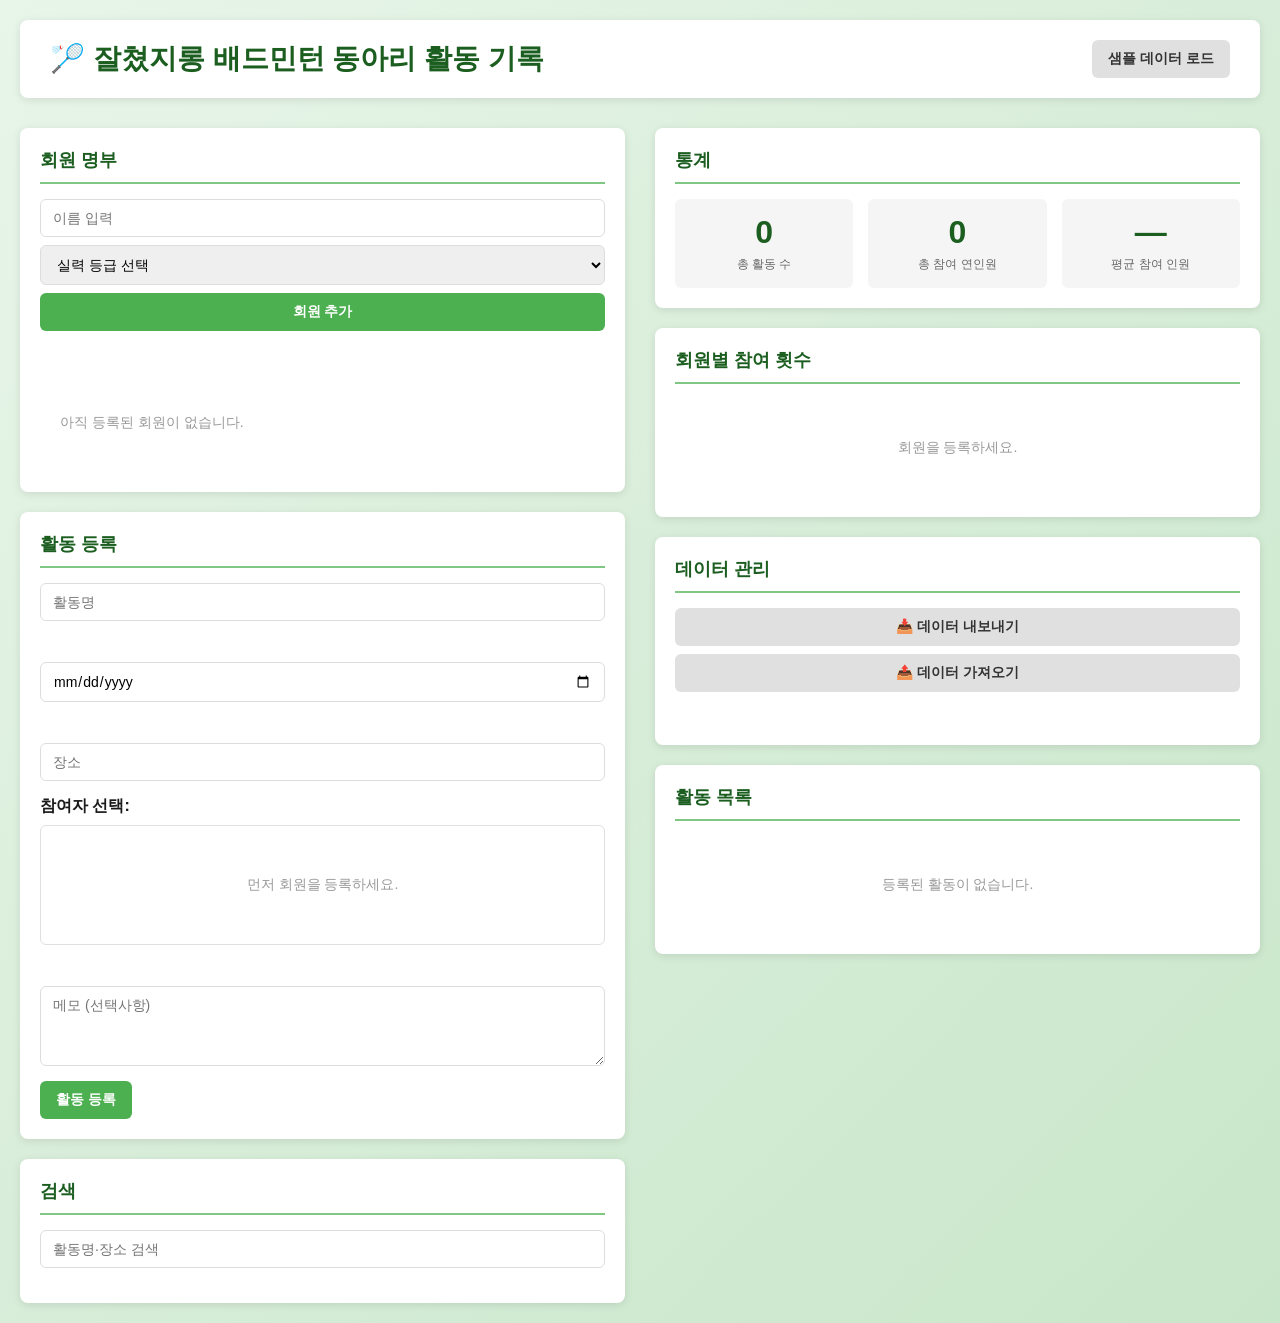
<file: index.html>
<!doctype html>
<html lang="ko">
<head>
  <meta charset="utf-8">
  <meta name="viewport" content="width=device-width, initial-scale=1">
  <title>🏸 잘쳤지롱 배드민턴 동아리 활동 기록</title>
  <link rel="stylesheet" href="style.css">
</head>
<body>
  <div class="container">
    <!-- 헤더 -->
    <header class="header">
      <h1>🏸 잘쳤지롱 배드민턴 동아리 활동 기록</h1>
      <button id="sampleDataBtn" class="btn-secondary">샘플 데이터 로드</button>
    </header>

    <!-- 메인 콘텐츠 (2단 레이아웃) -->
    <div class="main-grid">
      <!-- 좌측: 입력 섹션 -->
      <section class="input-section">
        <!-- 회원 명부 -->
        <div class="card">
          <h2>회원 명부</h2>
          <div class="form-group">
            <input type="text" id="memberName" placeholder="이름 입력" class="input-text">
            <select id="memberSkill" class="select">
              <option value="">실력 등급 선택</option>
              <option value="상">상</option>
              <option value="중">중</option>
              <option value="하">하</option>
            </select>
            <button id="addMemberBtn" class="btn-primary">회원 추가</button>
          </div>
          <div id="memberError" class="error-message"></div>
          <div id="memberList" class="member-list"></div>
        </div>

        <!-- 활동 등록 -->
        <div class="card">
          <h2>활동 등록</h2>
          <form id="activityForm">
            <div class="form-group">
              <input type="text" id="actTitle" placeholder="활동명" class="input-text">
              <div id="titleError" class="error-message"></div>
            </div>

            <div class="form-group">
              <input type="date" id="actDate" class="input-text">
              <div id="dateError" class="error-message"></div>
            </div>

            <div class="form-group">
              <input type="text" id="actPlace" placeholder="장소" class="input-text">
            </div>

            <div class="form-group">
              <label><strong>참여자 선택:</strong></label>
              <div id="participantCheckboxes" class="checkbox-group"></div>
              <div id="participantError" class="error-message"></div>
            </div>

            <div class="form-group">
              <textarea id="actMemo" placeholder="메모 (선택사항)" class="textarea"></textarea>
            </div>

            <button type="submit" class="btn-primary">활동 등록</button>
          </form>
        </div>

        <!-- 검색 -->
        <div class="card">
          <h2>검색</h2>
          <div class="form-group">
            <input type="text" id="searchKeyword" placeholder="활동명·장소 검색" class="input-text">
          </div>
        </div>
      </section>

      <!-- 우측: 조회 섹션 -->
      <section class="view-section">
        <!-- 통계 요약 -->
        <div class="card">
          <h2>통계</h2>
          <div class="stats-grid">
            <div class="stat-item">
              <div class="stat-value" id="statActivityCount">0</div>
              <div class="stat-label">총 활동 수</div>
            </div>
            <div class="stat-item">
              <div class="stat-value" id="statTotalParticipants">0</div>
              <div class="stat-label">총 참여 연인원</div>
            </div>
            <div class="stat-item">
              <div class="stat-value" id="statAvgParticipants">—</div>
              <div class="stat-label">평균 참여 인원</div>
            </div>
          </div>
        </div>

        <!-- 참여 랭킹 -->
        <div class="card">
          <h2>회원별 참여 횟수</h2>
          <div id="participationRanking" class="ranking-list"></div>
        </div>

        <!-- 데이터 관리 -->
        <div class="card">
          <h2>데이터 관리</h2>
          <div class="form-group">
            <button id="exportDataBtn" class="btn-secondary">📥 데이터 내보내기</button>
            <button id="importDataBtn" class="btn-secondary">📤 데이터 가져오기</button>
            <input type="file" id="importFileInput" accept=".json" style="display: none;">
          </div>
          <div id="dataMessage" class="error-message"></div>
        </div>

        <!-- 매칭 영역 (조건부) -->
        <div class="card" id="matchingCard" style="display: none;">
          <h2>매칭</h2>
          <div class="form-group">
            <label><strong>매칭할 회원 선택:</strong></label>
            <div id="matchingMemberCheckboxes" class="checkbox-group"></div>
          </div>
          <div class="form-group">
            <button id="matchingExecuteBtn" class="btn-primary">매칭 실행</button>
          </div>
          <div id="matchingResult" class="matching-result"></div>
        </div>

        <!-- 활동 목록 -->
        <div class="card">
          <h2>활동 목록</h2>
          <div id="activityList" class="activity-list"></div>
        </div>
      </section>
    </div>
  </div>

  <script src="app.js"></script>
</body>
</html>
</file>
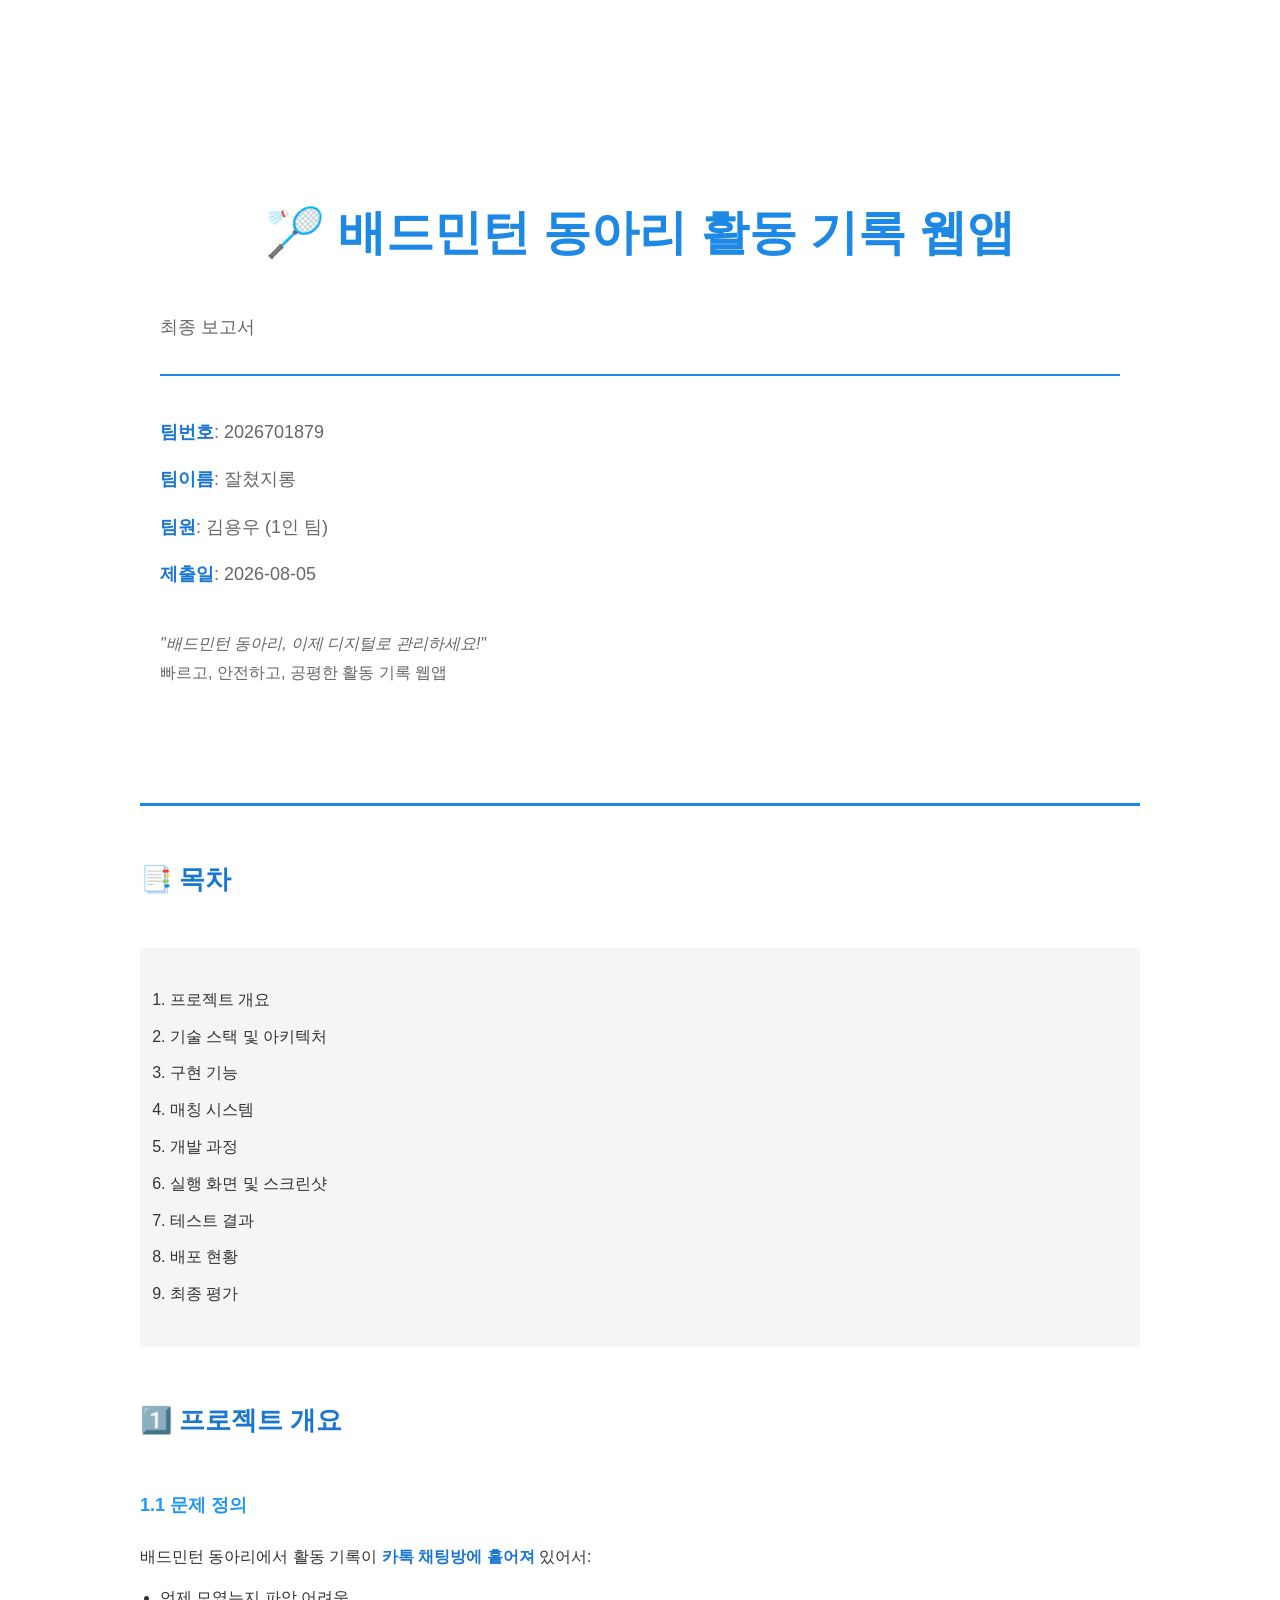
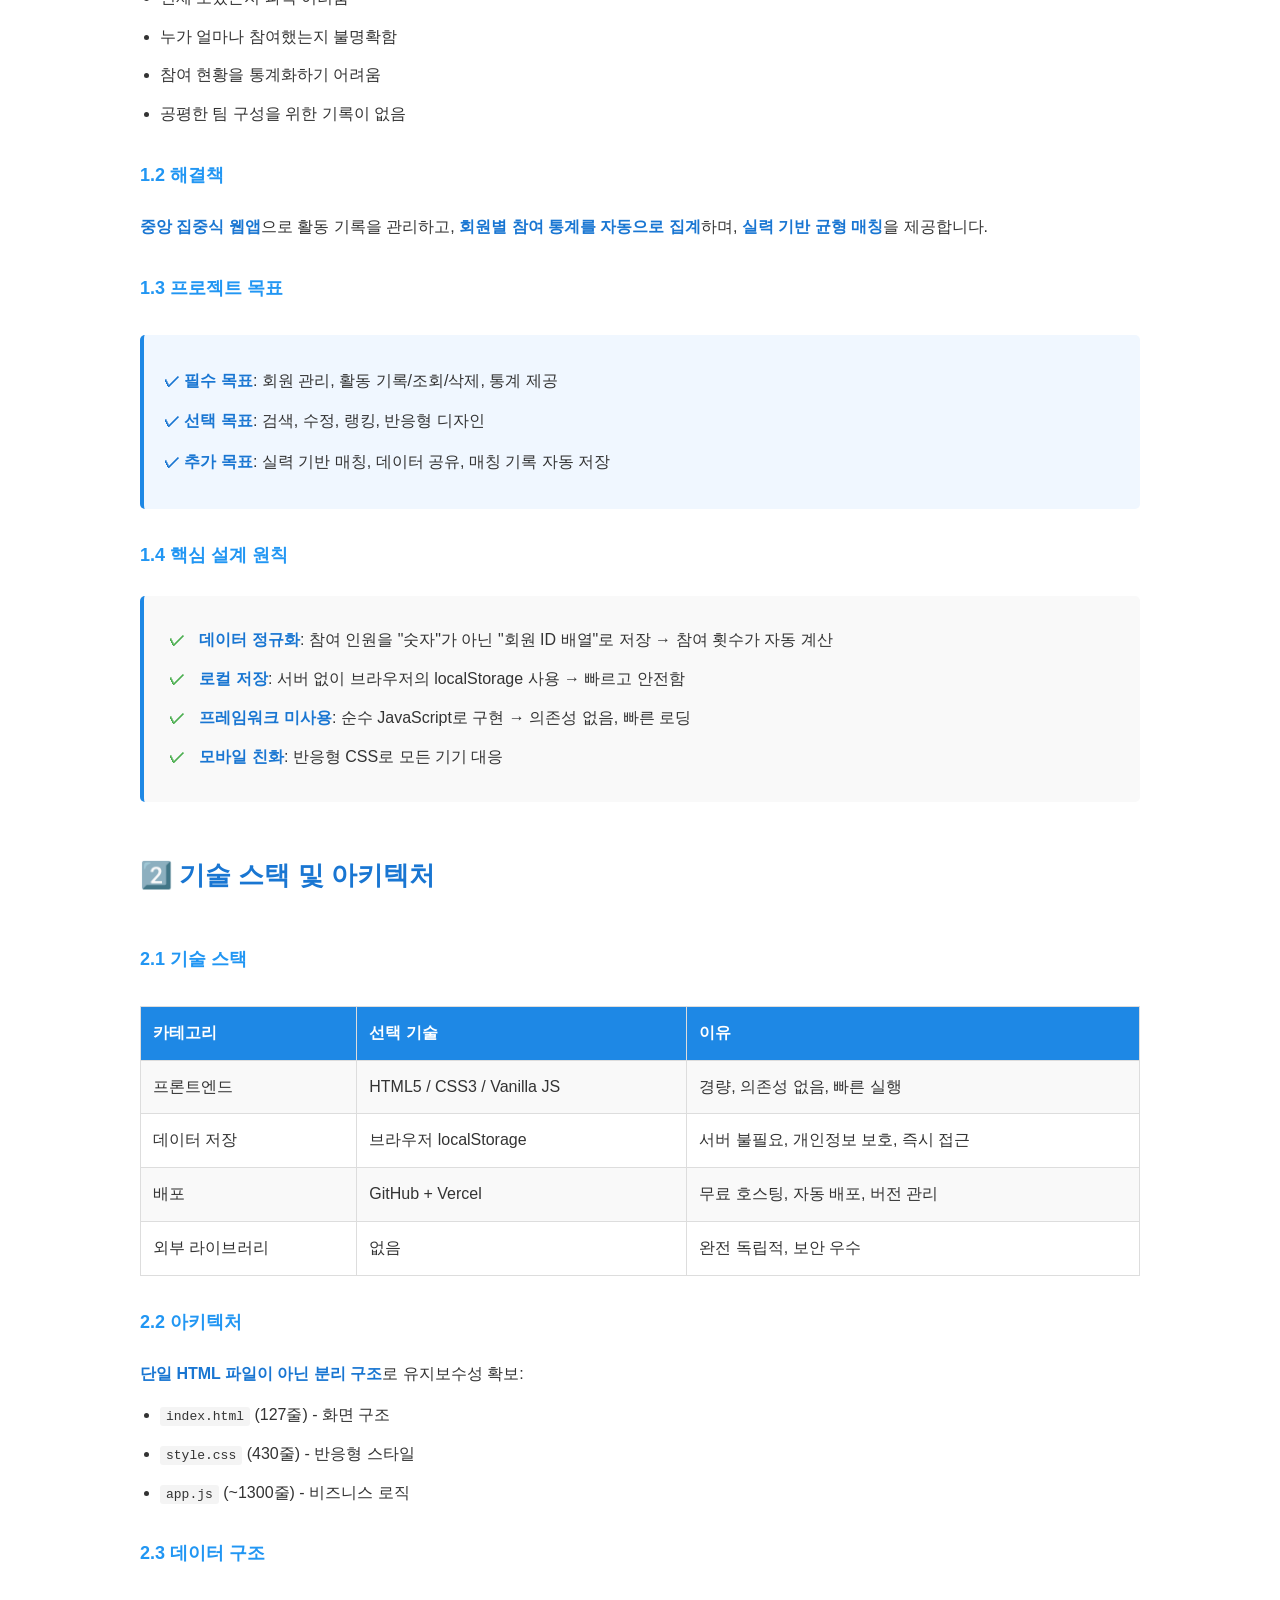
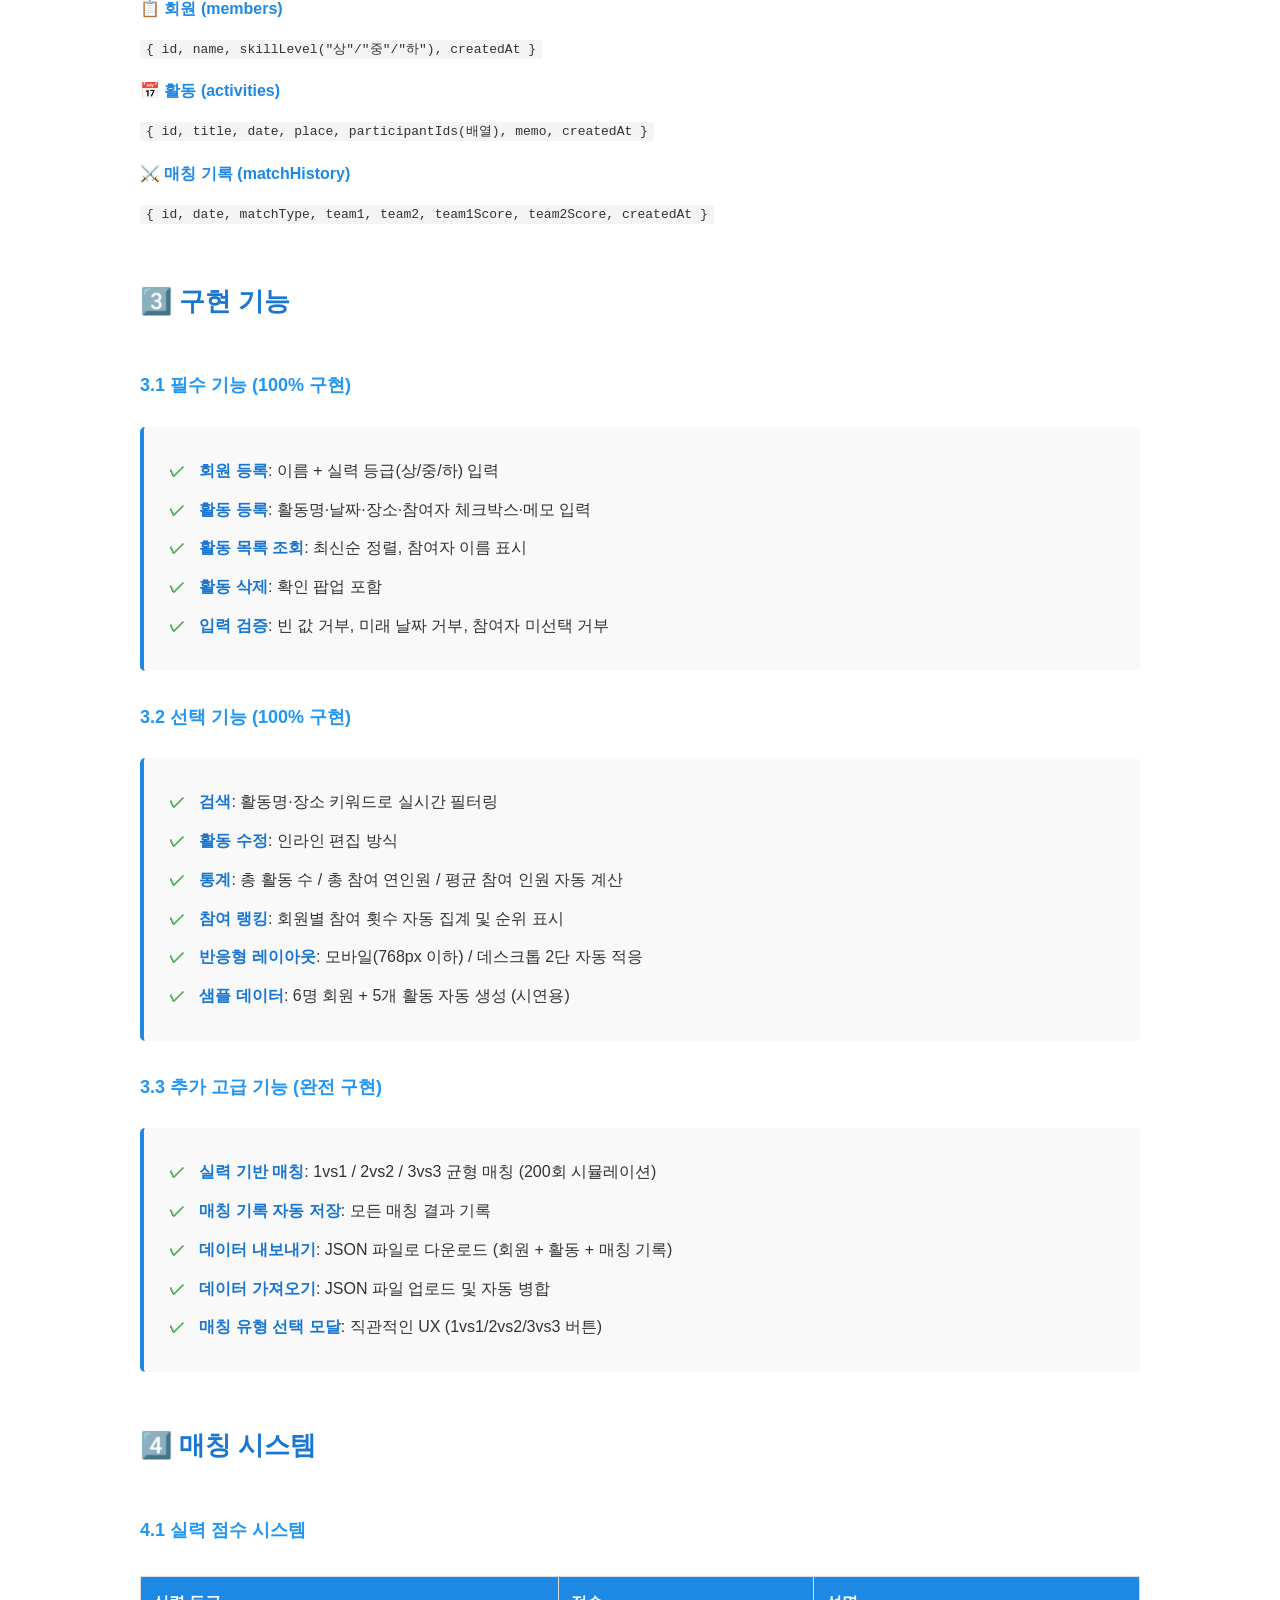
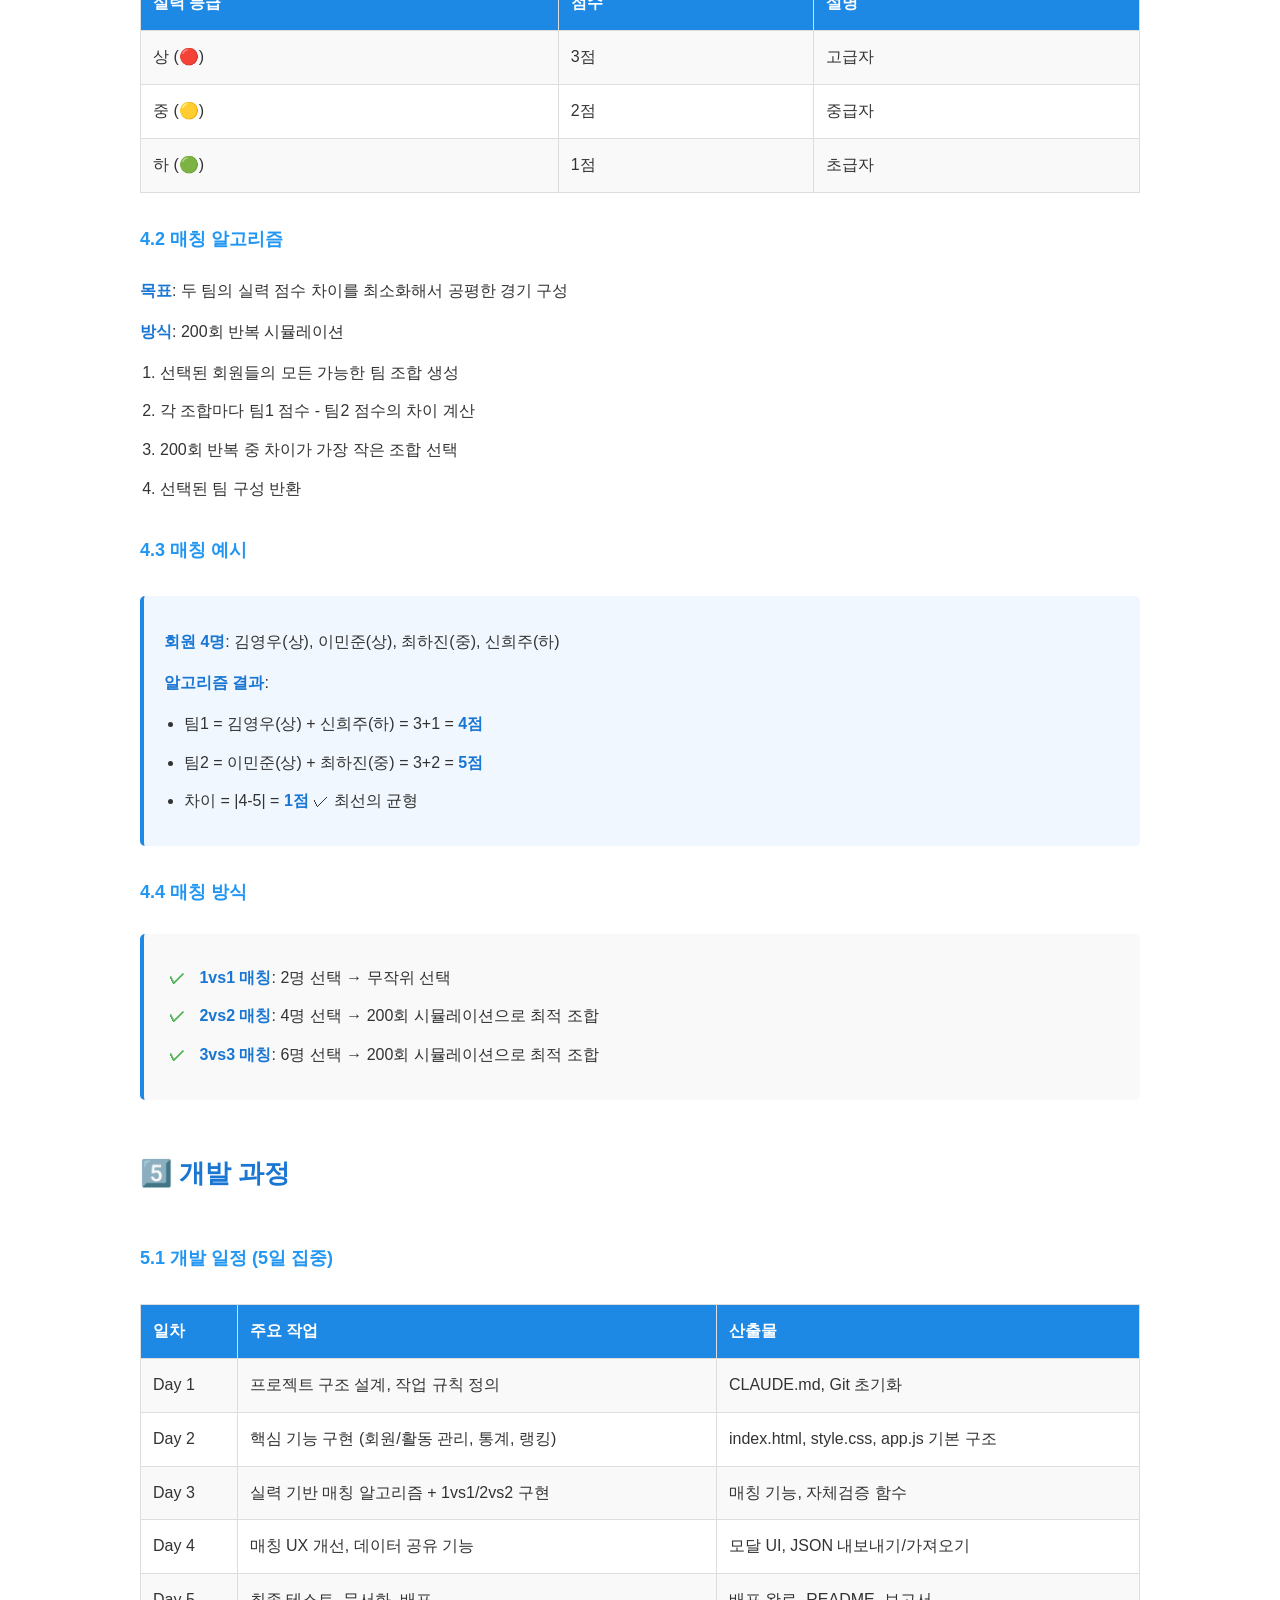
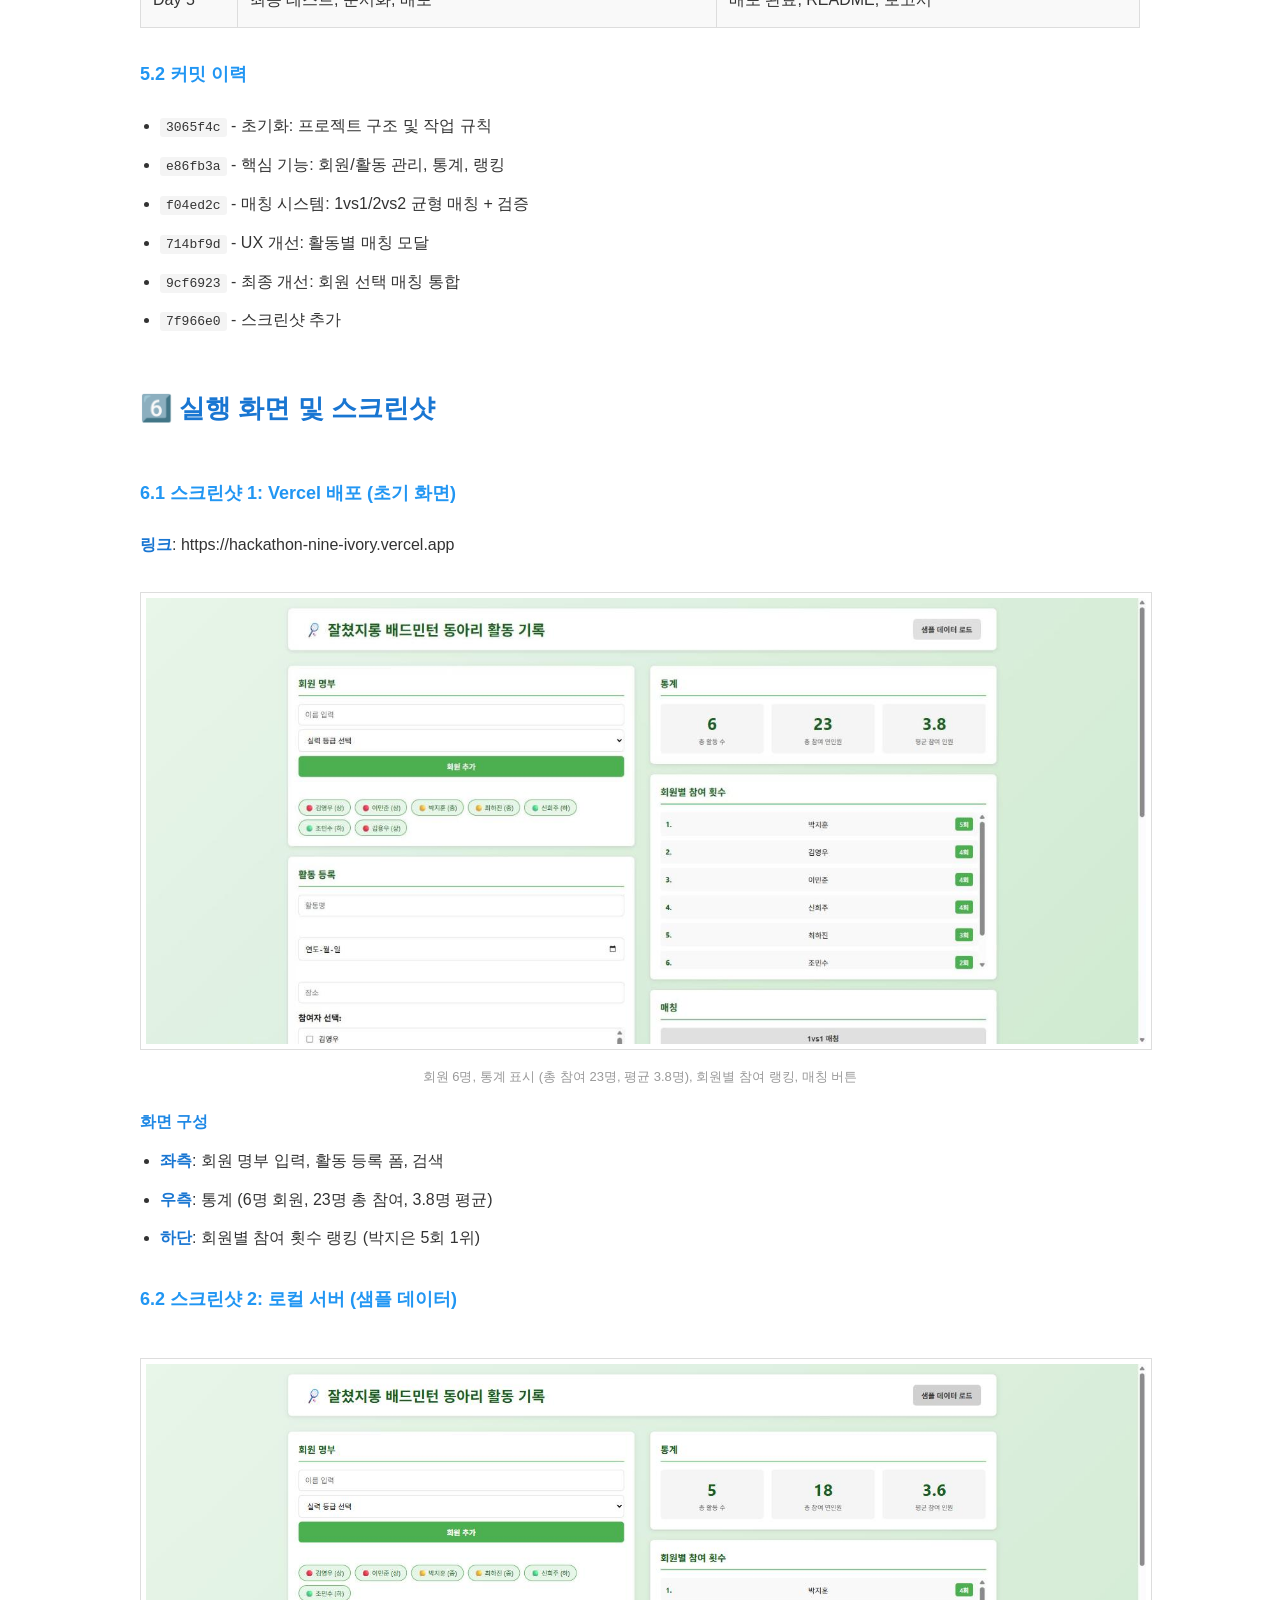
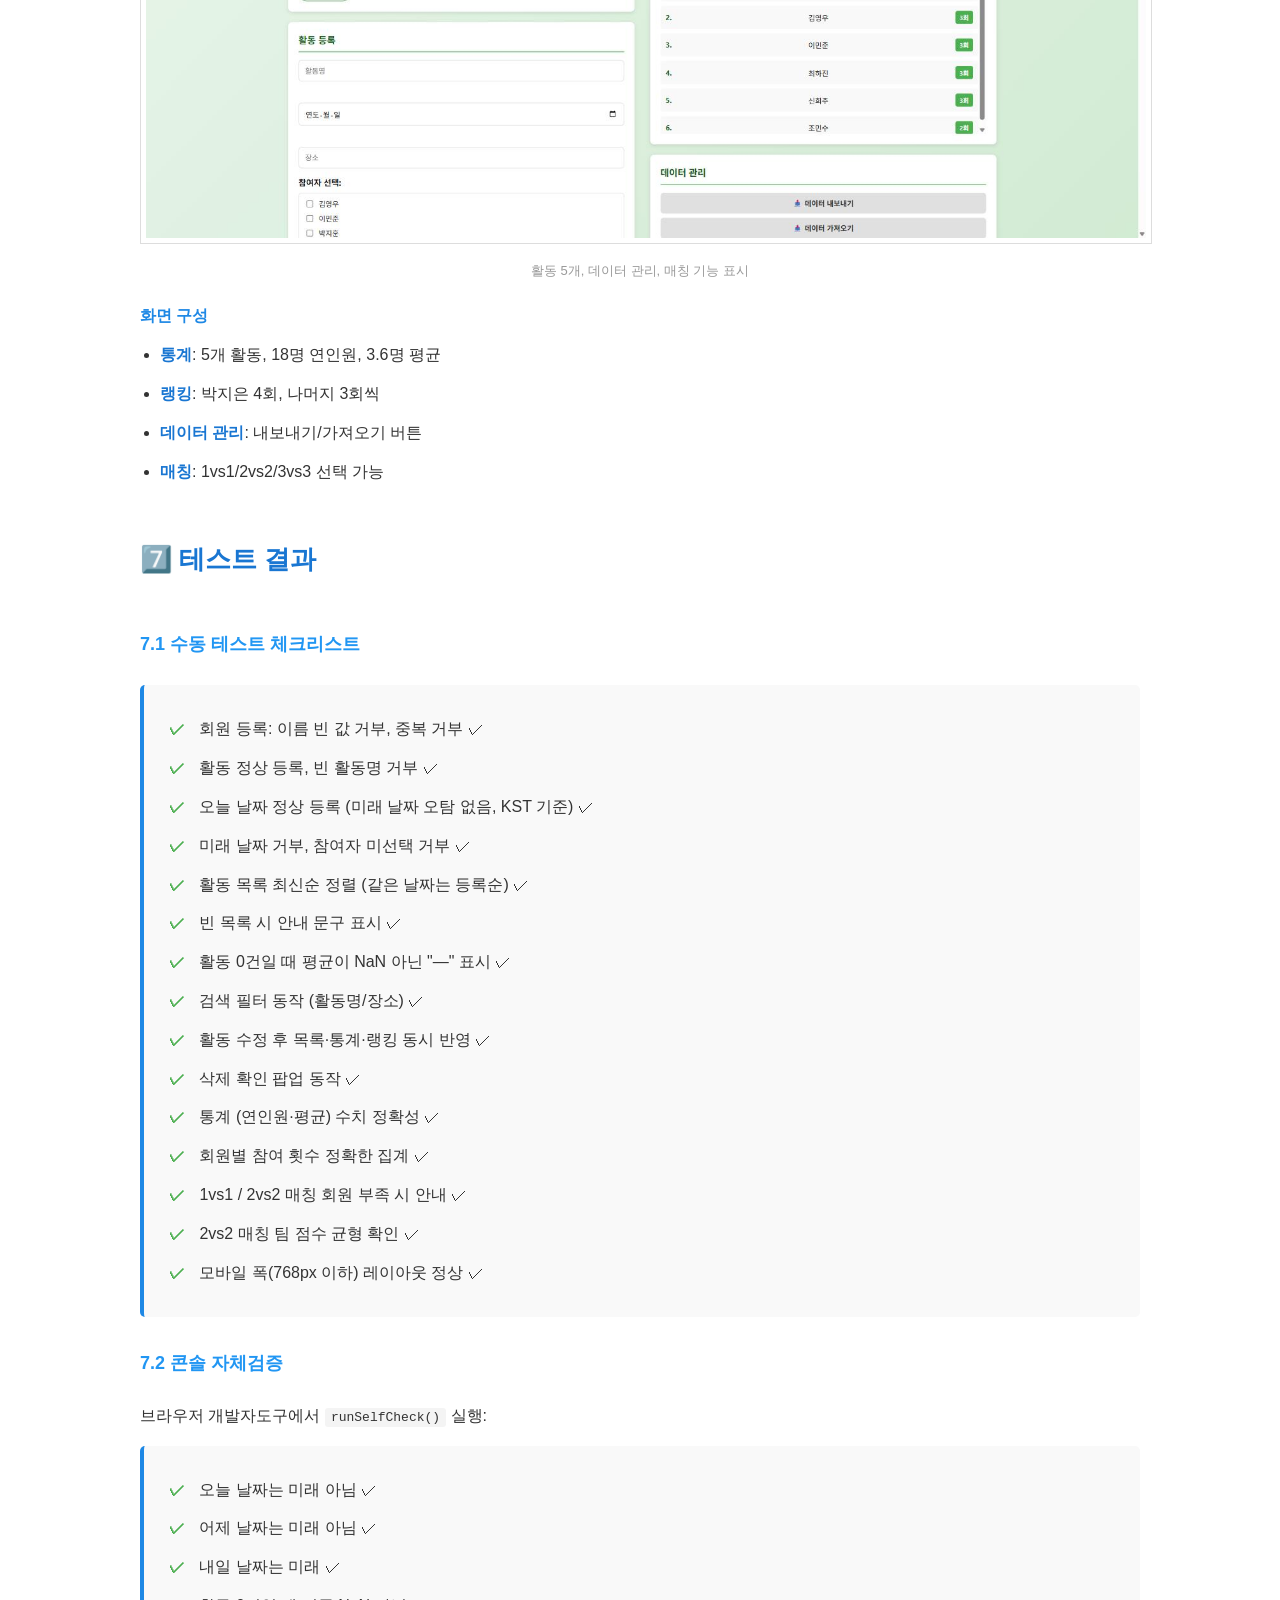
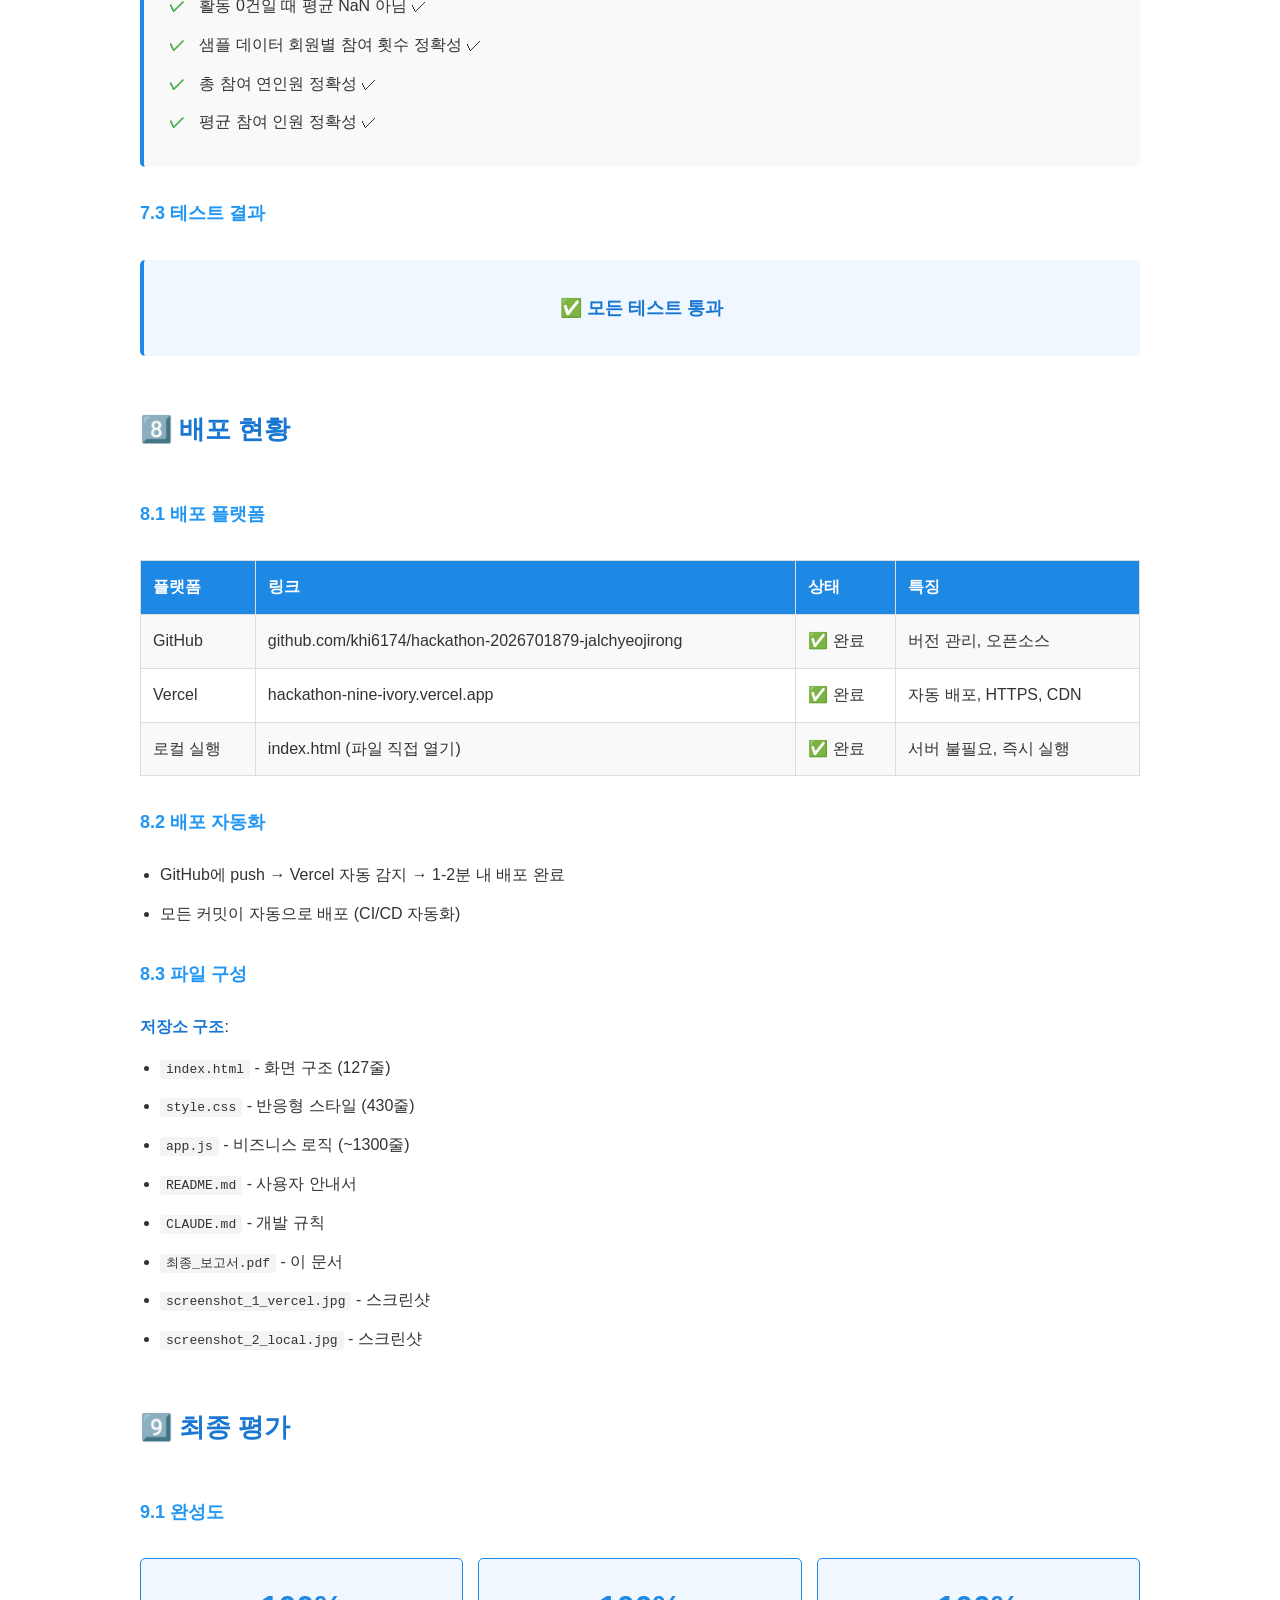
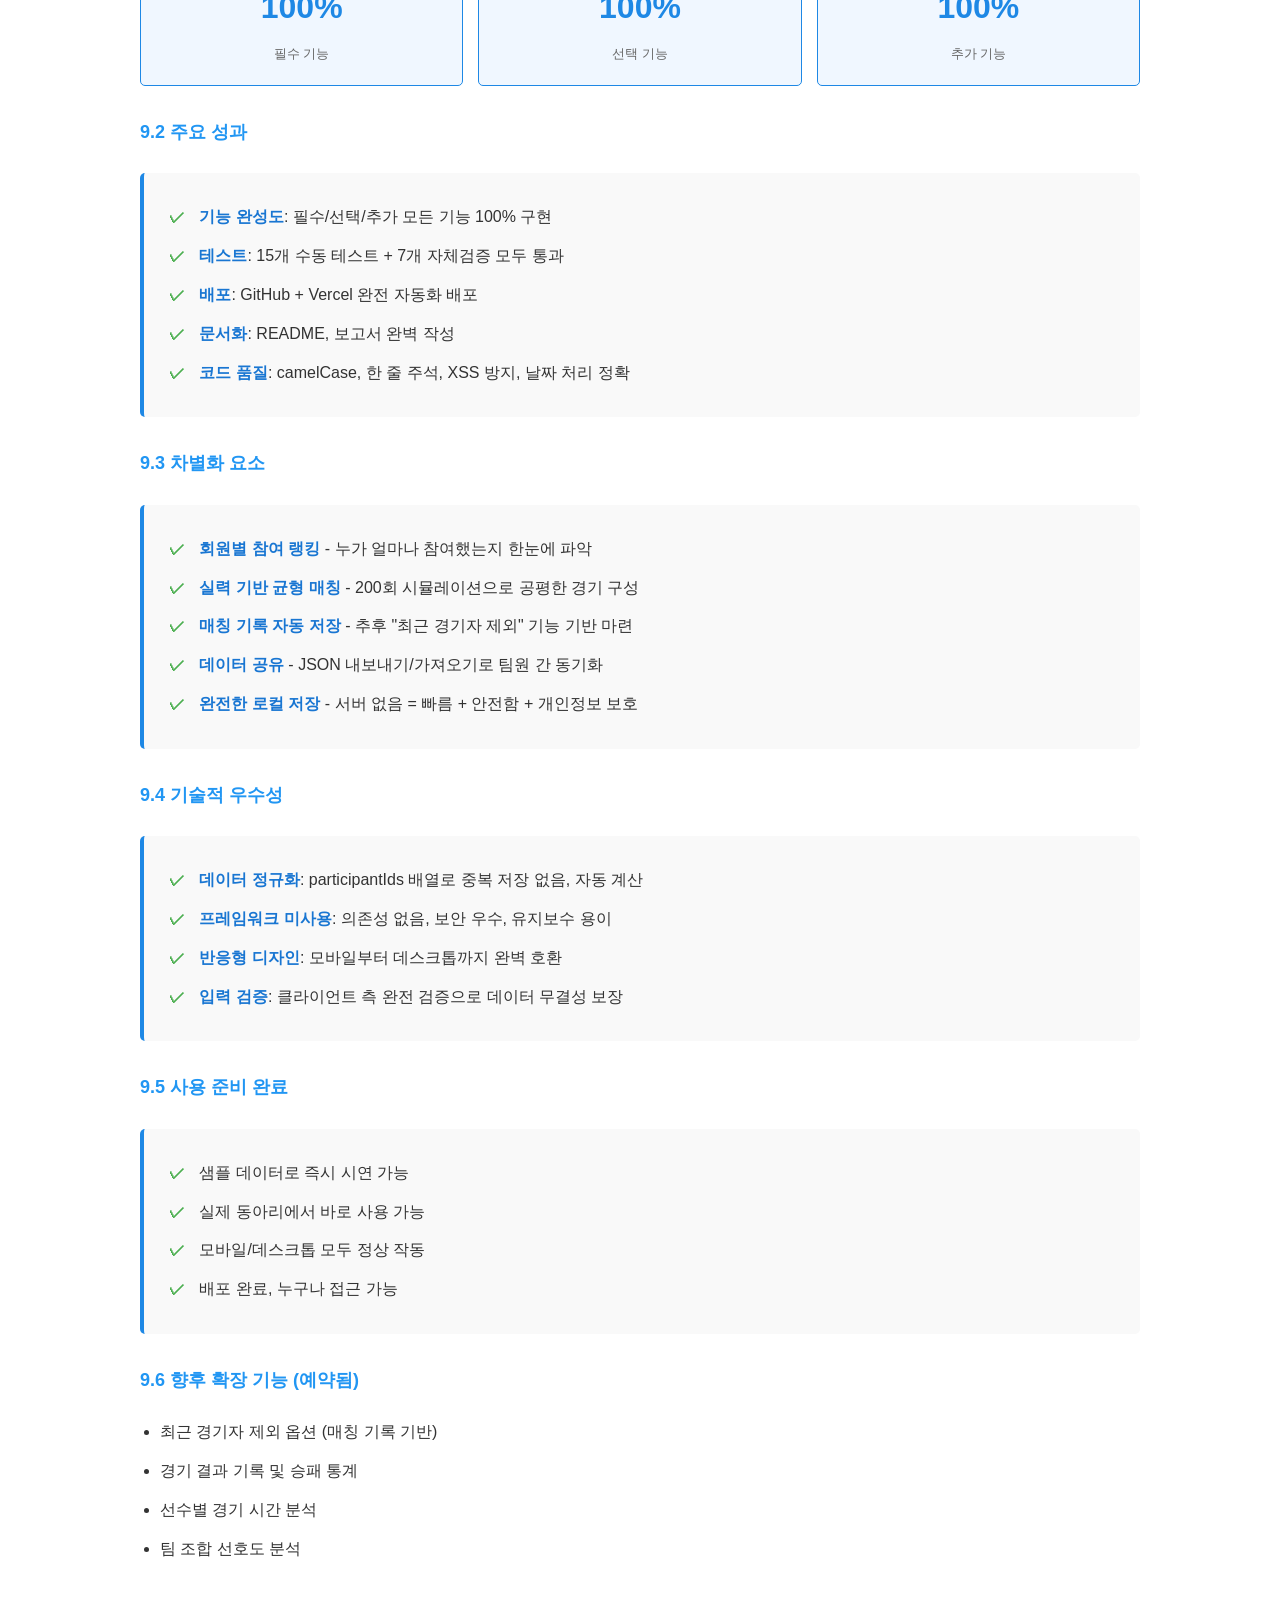
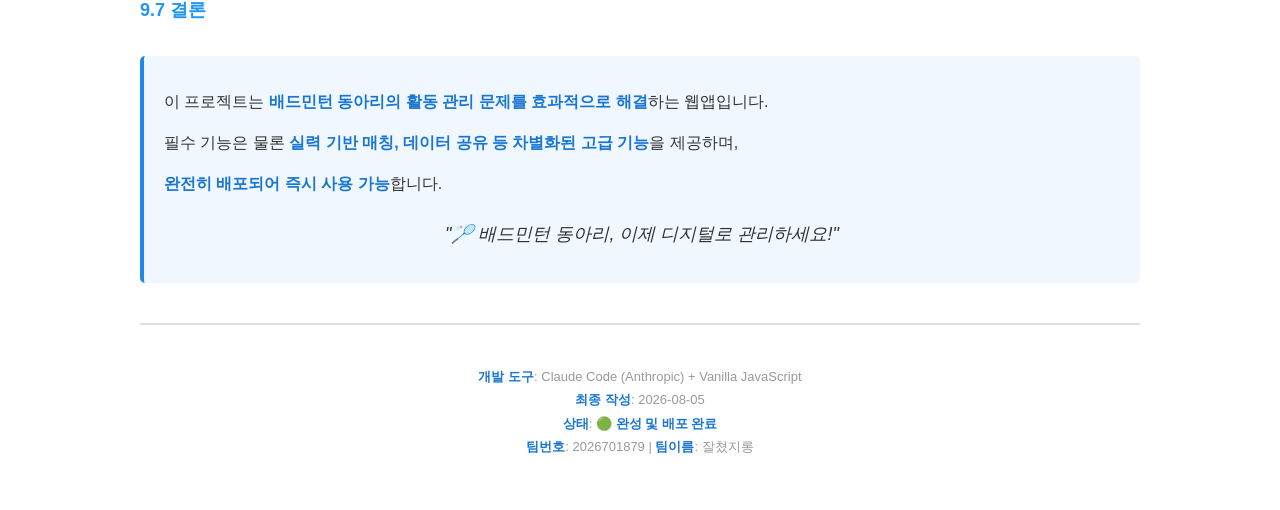
<file: final_complete_report.html>
<!DOCTYPE html>
<html lang="ko">
<head>
    <meta charset="UTF-8">
    <meta name="viewport" content="width=device-width, initial-scale=1.0">
    <title>배드민턴 동아리 활동 기록 웹앱 - 최종 보고서</title>
    <style>
        * { margin: 0; padding: 0; }
        body {
            font-family: 'Segoe UI', 'Arial', sans-serif;
            line-height: 1.8;
            max-width: 1000px;
            margin: 0 auto;
            padding: 40px 20px;
            color: #333;
            background: #fff;
        }
        h1 { font-size: 38px; color: #1e88e5; border-bottom: 3px solid #1e88e5; padding: 30px 0 15px 0; margin: 50px 0 25px 0; }
        h2 { font-size: 26px; color: #1976d2; padding: 15px 0; margin: 35px 0 20px 0; }
        h3 { font-size: 18px; color: #2196f3; padding: 10px 0; margin: 20px 0 12px 0; }
        h4 { font-size: 16px; color: #1e88e5; margin: 15px 0 10px 0; }
        p { margin: 12px 0; text-align: justify; }
        li { margin: 10px 0 10px 20px; }
        strong { font-weight: bold; color: #1976d2; }
        em { font-style: italic; }
        code { background: #f4f4f4; padding: 2px 6px; border-radius: 3px; font-family: 'Courier New'; font-size: 13px; }
        .cover-page { text-align: center; padding: 100px 20px; border-bottom: 3px solid #1e88e5; page-break-after: always; }
        .cover-page h1 { border: none; font-size: 48px; margin: 20px 0; }
        .cover-page p { font-size: 18px; color: #666; margin: 15px 0; }
        .cover-page .meta { color: #999; font-size: 14px; margin-top: 40px; }
        .feature-list { background: #f9f9f9; padding: 20px; border-radius: 5px; margin: 15px 0; border-left: 4px solid #1e88e5; }
        .feature-list li { list-style: none; margin: 10px 0; padding-left: 25px; }
        .feature-list li:before { content: "✓ "; color: #4caf50; font-weight: bold; margin-left: -20px; margin-right: 10px; }
        .stats-grid { display: grid; grid-template-columns: repeat(3, 1fr); gap: 15px; margin: 20px 0; }
        .stat-box { background: #f0f7ff; padding: 20px; border-radius: 5px; text-align: center; border: 1px solid #1e88e5; }
        .stat-value { font-size: 32px; font-weight: bold; color: #1e88e5; }
        .stat-label { font-size: 13px; color: #666; margin-top: 5px; }
        img { max-width: 100%; border: 1px solid #ddd; margin: 20px 0; padding: 5px; background: white; }
        .image-caption { text-align: center; color: #999; font-size: 13px; margin-top: -15px; margin-bottom: 20px; }
        table { border-collapse: collapse; width: 100%; margin: 20px 0; background: white; }
        th, td { border: 1px solid #ddd; padding: 12px; text-align: left; }
        th { background-color: #1e88e5; color: white; font-weight: bold; }
        tr:nth-child(even) { background-color: #f9f9f9; }
        .highlight-box { background: #f0f7ff; padding: 20px; border-left: 4px solid #1e88e5; margin: 20px 0; border-radius: 5px; }
        .page-break { page-break-after: always; }
        .toc { background: #f5f5f5; padding: 30px; border-radius: 5px; margin: 30px 0; }
        .toc li { margin: 8px 0; }
        hr { border: none; border-top: 2px solid #e0e0e0; margin: 40px 0; }
        @page { margin: 20mm; size: A4; }
        @media print {
            body { padding: 0; background: white; }
            .page-break { page-break-after: always; }
            img { page-break-inside: avoid; }
            .cover-page { page-break-after: always; }
        }
    </style>
</head>
<body>

<!-- ============ 표지 ============ -->
<div class="cover-page">
    <h1>🏸 배드민턴 동아리 활동 기록 웹앱</h1>
    <p class="subtitle">최종 보고서</p>
    <hr style="border: none; border-top: 2px solid #1e88e5; margin: 30px 0;">
    <div class="meta">
        <p><strong>팀번호</strong>: 2026701879</p>
        <p><strong>팀이름</strong>: 잘쳤지롱</p>
        <p><strong>팀원</strong>: 김용우 (1인 팀)</p>
        <p><strong>제출일</strong>: 2026-08-05</p>
        <p style="margin-top: 40px; font-size: 16px;">
            <em>"배드민턴 동아리, 이제 디지털로 관리하세요!"</em><br>
            빠르고, 안전하고, 공평한 활동 기록 웹앱
        </p>
    </div>
</div>

<!-- ============ 목차 ============ -->
<h2>📑 목차</h2>
<ol class="toc">
    <li>프로젝트 개요</li>
    <li>기술 스택 및 아키텍처</li>
    <li>구현 기능</li>
    <li>매칭 시스템</li>
    <li>개발 과정</li>
    <li>실행 화면 및 스크린샷</li>
    <li>테스트 결과</li>
    <li>배포 현황</li>
    <li>최종 평가</li>
</ol>

<!-- ============ 1. 프로젝트 개요 ============ -->
<h2>1️⃣ 프로젝트 개요</h2>

<h3>1.1 문제 정의</h3>
<p>배드민턴 동아리에서 활동 기록이 <strong>카톡 채팅방에 흩어져</strong> 있어서:</p>
<ul>
    <li>언제 모였는지 파악 어려움</li>
    <li>누가 얼마나 참여했는지 불명확함</li>
    <li>참여 현황을 통계화하기 어려움</li>
    <li>공평한 팀 구성을 위한 기록이 없음</li>
</ul>

<h3>1.2 해결책</h3>
<p><strong>중앙 집중식 웹앱</strong>으로 활동 기록을 관리하고, <strong>회원별 참여 통계를 자동으로 집계</strong>하며, <strong>실력 기반 균형 매칭</strong>을 제공합니다.</p>

<h3>1.3 프로젝트 목표</h3>
<div class="highlight-box">
    <p><strong>✓ 필수 목표</strong>: 회원 관리, 활동 기록/조회/삭제, 통계 제공</p>
    <p><strong>✓ 선택 목표</strong>: 검색, 수정, 랭킹, 반응형 디자인</p>
    <p><strong>✓ 추가 목표</strong>: 실력 기반 매칭, 데이터 공유, 매칭 기록 자동 저장</p>
</div>

<h3>1.4 핵심 설계 원칙</h3>
<ul class="feature-list">
    <li><strong>데이터 정규화</strong>: 참여 인원을 "숫자"가 아닌 "회원 ID 배열"로 저장 → 참여 횟수가 자동 계산</li>
    <li><strong>로컬 저장</strong>: 서버 없이 브라우저의 localStorage 사용 → 빠르고 안전함</li>
    <li><strong>프레임워크 미사용</strong>: 순수 JavaScript로 구현 → 의존성 없음, 빠른 로딩</li>
    <li><strong>모바일 친화</strong>: 반응형 CSS로 모든 기기 대응</li>
</ul>

<!-- ============ 2. 기술 스택 ============ -->
<h2>2️⃣ 기술 스택 및 아키텍처</h2>

<h3>2.1 기술 스택</h3>
<table>
    <tr>
        <th>카테고리</th>
        <th>선택 기술</th>
        <th>이유</th>
    </tr>
    <tr>
        <td>프론트엔드</td>
        <td>HTML5 / CSS3 / Vanilla JS</td>
        <td>경량, 의존성 없음, 빠른 실행</td>
    </tr>
    <tr>
        <td>데이터 저장</td>
        <td>브라우저 localStorage</td>
        <td>서버 불필요, 개인정보 보호, 즉시 접근</td>
    </tr>
    <tr>
        <td>배포</td>
        <td>GitHub + Vercel</td>
        <td>무료 호스팅, 자동 배포, 버전 관리</td>
    </tr>
    <tr>
        <td>외부 라이브러리</td>
        <td>없음</td>
        <td>완전 독립적, 보안 우수</td>
    </tr>
</table>

<h3>2.2 아키텍처</h3>
<p><strong>단일 HTML 파일이 아닌 분리 구조</strong>로 유지보수성 확보:</p>
<ul>
    <li><code>index.html</code> (127줄) - 화면 구조</li>
    <li><code>style.css</code> (430줄) - 반응형 스타일</li>
    <li><code>app.js</code> (~1300줄) - 비즈니스 로직</li>
</ul>

<h3>2.3 데이터 구조</h3>

<h4>📋 회원 (members)</h4>
<code>{ id, name, skillLevel("상"/"중"/"하"), createdAt }</code>

<h4>📅 활동 (activities)</h4>
<code>{ id, title, date, place, participantIds(배열), memo, createdAt }</code>

<h4>⚔️ 매칭 기록 (matchHistory)</h4>
<code>{ id, date, matchType, team1, team2, team1Score, team2Score, createdAt }</code>

<!-- ============ 3. 구현 기능 ============ -->
<h2>3️⃣ 구현 기능</h2>

<h3>3.1 필수 기능 (100% 구현)</h3>
<ul class="feature-list">
    <li><strong>회원 등록</strong>: 이름 + 실력 등급(상/중/하) 입력</li>
    <li><strong>활동 등록</strong>: 활동명·날짜·장소·참여자 체크박스·메모 입력</li>
    <li><strong>활동 목록 조회</strong>: 최신순 정렬, 참여자 이름 표시</li>
    <li><strong>활동 삭제</strong>: 확인 팝업 포함</li>
    <li><strong>입력 검증</strong>: 빈 값 거부, 미래 날짜 거부, 참여자 미선택 거부</li>
</ul>

<h3>3.2 선택 기능 (100% 구현)</h3>
<ul class="feature-list">
    <li><strong>검색</strong>: 활동명·장소 키워드로 실시간 필터링</li>
    <li><strong>활동 수정</strong>: 인라인 편집 방식</li>
    <li><strong>통계</strong>: 총 활동 수 / 총 참여 연인원 / 평균 참여 인원 자동 계산</li>
    <li><strong>참여 랭킹</strong>: 회원별 참여 횟수 자동 집계 및 순위 표시</li>
    <li><strong>반응형 레이아웃</strong>: 모바일(768px 이하) / 데스크톱 2단 자동 적응</li>
    <li><strong>샘플 데이터</strong>: 6명 회원 + 5개 활동 자동 생성 (시연용)</li>
</ul>

<h3>3.3 추가 고급 기능 (완전 구현)</h3>
<ul class="feature-list">
    <li><strong>실력 기반 매칭</strong>: 1vs1 / 2vs2 / 3vs3 균형 매칭 (200회 시뮬레이션)</li>
    <li><strong>매칭 기록 자동 저장</strong>: 모든 매칭 결과 기록</li>
    <li><strong>데이터 내보내기</strong>: JSON 파일로 다운로드 (회원 + 활동 + 매칭 기록)</li>
    <li><strong>데이터 가져오기</strong>: JSON 파일 업로드 및 자동 병합</li>
    <li><strong>매칭 유형 선택 모달</strong>: 직관적인 UX (1vs1/2vs2/3vs3 버튼)</li>
</ul>

<!-- ============ 4. 매칭 시스템 ============ -->
<h2>4️⃣ 매칭 시스템</h2>

<h3>4.1 실력 점수 시스템</h3>
<table>
    <tr>
        <th>실력 등급</th>
        <th>점수</th>
        <th>설명</th>
    </tr>
    <tr>
        <td>상 (🔴)</td>
        <td>3점</td>
        <td>고급자</td>
    </tr>
    <tr>
        <td>중 (🟡)</td>
        <td>2점</td>
        <td>중급자</td>
    </tr>
    <tr>
        <td>하 (🟢)</td>
        <td>1점</td>
        <td>초급자</td>
    </tr>
</table>

<h3>4.2 매칭 알고리즘</h3>
<p><strong>목표</strong>: 두 팀의 실력 점수 차이를 최소화해서 공평한 경기 구성</p>

<p><strong>방식</strong>: 200회 반복 시뮬레이션</p>
<ol>
    <li>선택된 회원들의 모든 가능한 팀 조합 생성</li>
    <li>각 조합마다 팀1 점수 - 팀2 점수의 차이 계산</li>
    <li>200회 반복 중 차이가 가장 작은 조합 선택</li>
    <li>선택된 팀 구성 반환</li>
</ol>

<h3>4.3 매칭 예시</h3>
<div class="highlight-box">
    <p><strong>회원 4명</strong>: 김영우(상), 이민준(상), 최하진(중), 신희주(하)</p>
    <p><strong>알고리즘 결과</strong>:</p>
    <ul>
        <li>팀1 = 김영우(상) + 신희주(하) = 3+1 = <strong>4점</strong></li>
        <li>팀2 = 이민준(상) + 최하진(중) = 3+2 = <strong>5점</strong></li>
        <li>차이 = |4-5| = <strong>1점</strong> ✓ 최선의 균형</li>
    </ul>
</div>

<h3>4.4 매칭 방식</h3>
<ul class="feature-list">
    <li><strong>1vs1 매칭</strong>: 2명 선택 → 무작위 선택</li>
    <li><strong>2vs2 매칭</strong>: 4명 선택 → 200회 시뮬레이션으로 최적 조합</li>
    <li><strong>3vs3 매칭</strong>: 6명 선택 → 200회 시뮬레이션으로 최적 조합</li>
</ul>

<!-- ============ 5. 개발 과정 ============ -->
<h2>5️⃣ 개발 과정</h2>

<h3>5.1 개발 일정 (5일 집중)</h3>
<table>
    <tr>
        <th>일차</th>
        <th>주요 작업</th>
        <th>산출물</th>
    </tr>
    <tr>
        <td>Day 1</td>
        <td>프로젝트 구조 설계, 작업 규칙 정의</td>
        <td>CLAUDE.md, Git 초기화</td>
    </tr>
    <tr>
        <td>Day 2</td>
        <td>핵심 기능 구현 (회원/활동 관리, 통계, 랭킹)</td>
        <td>index.html, style.css, app.js 기본 구조</td>
    </tr>
    <tr>
        <td>Day 3</td>
        <td>실력 기반 매칭 알고리즘 + 1vs1/2vs2 구현</td>
        <td>매칭 기능, 자체검증 함수</td>
    </tr>
    <tr>
        <td>Day 4</td>
        <td>매칭 UX 개선, 데이터 공유 기능</td>
        <td>모달 UI, JSON 내보내기/가져오기</td>
    </tr>
    <tr>
        <td>Day 5</td>
        <td>최종 테스트, 문서화, 배포</td>
        <td>배포 완료, README, 보고서</td>
    </tr>
</table>

<h3>5.2 커밋 이력</h3>
<ul>
    <li><code>3065f4c</code> - 초기화: 프로젝트 구조 및 작업 규칙</li>
    <li><code>e86fb3a</code> - 핵심 기능: 회원/활동 관리, 통계, 랭킹</li>
    <li><code>f04ed2c</code> - 매칭 시스템: 1vs1/2vs2 균형 매칭 + 검증</li>
    <li><code>714bf9d</code> - UX 개선: 활동별 매칭 모달</li>
    <li><code>9cf6923</code> - 최종 개선: 회원 선택 매칭 통합</li>
    <li><code>7f966e0</code> - 스크린샷 추가</li>
</ul>

<!-- ============ 6. 실행 화면 ============ -->
<h2>6️⃣ 실행 화면 및 스크린샷</h2>

<h3>6.1 스크린샷 1: Vercel 배포 (초기 화면)</h3>
<p><strong>링크</strong>: https://hackathon-nine-ivory.vercel.app</p>
<img src="screenshot_1_vercel.jpg" alt="Vercel 배포 초기 화면">
<div class="image-caption">
    회원 6명, 통계 표시 (총 참여 23명, 평균 3.8명), 회원별 참여 랭킹, 매칭 버튼
</div>

<h4>화면 구성</h4>
<ul>
    <li><strong>좌측</strong>: 회원 명부 입력, 활동 등록 폼, 검색</li>
    <li><strong>우측</strong>: 통계 (6명 회원, 23명 총 참여, 3.8명 평균)</li>
    <li><strong>하단</strong>: 회원별 참여 횟수 랭킹 (박지은 5회 1위)</li>
</ul>

<h3>6.2 스크린샷 2: 로컬 서버 (샘플 데이터)</h3>
<img src="screenshot_2_local.jpg" alt="로컬 서버 샘플 데이터">
<div class="image-caption">
    활동 5개, 데이터 관리, 매칭 기능 표시
</div>

<h4>화면 구성</h4>
<ul>
    <li><strong>통계</strong>: 5개 활동, 18명 연인원, 3.6명 평균</li>
    <li><strong>랭킹</strong>: 박지은 4회, 나머지 3회씩</li>
    <li><strong>데이터 관리</strong>: 내보내기/가져오기 버튼</li>
    <li><strong>매칭</strong>: 1vs1/2vs2/3vs3 선택 가능</li>
</ul>

<!-- ============ 7. 테스트 결과 ============ -->
<h2>7️⃣ 테스트 결과</h2>

<h3>7.1 수동 테스트 체크리스트</h3>
<ul class="feature-list">
    <li>회원 등록: 이름 빈 값 거부, 중복 거부 ✓</li>
    <li>활동 정상 등록, 빈 활동명 거부 ✓</li>
    <li>오늘 날짜 정상 등록 (미래 날짜 오탐 없음, KST 기준) ✓</li>
    <li>미래 날짜 거부, 참여자 미선택 거부 ✓</li>
    <li>활동 목록 최신순 정렬 (같은 날짜는 등록순) ✓</li>
    <li>빈 목록 시 안내 문구 표시 ✓</li>
    <li>활동 0건일 때 평균이 NaN 아닌 "—" 표시 ✓</li>
    <li>검색 필터 동작 (활동명/장소) ✓</li>
    <li>활동 수정 후 목록·통계·랭킹 동시 반영 ✓</li>
    <li>삭제 확인 팝업 동작 ✓</li>
    <li>통계 (연인원·평균) 수치 정확성 ✓</li>
    <li>회원별 참여 횟수 정확한 집계 ✓</li>
    <li>1vs1 / 2vs2 매칭 회원 부족 시 안내 ✓</li>
    <li>2vs2 매칭 팀 점수 균형 확인 ✓</li>
    <li>모바일 폭(768px 이하) 레이아웃 정상 ✓</li>
</ul>

<h3>7.2 콘솔 자체검증</h3>
<p>브라우저 개발자도구에서 <code>runSelfCheck()</code> 실행:</p>
<ul class="feature-list">
    <li>오늘 날짜는 미래 아님 ✓</li>
    <li>어제 날짜는 미래 아님 ✓</li>
    <li>내일 날짜는 미래 ✓</li>
    <li>활동 0건일 때 평균 NaN 아님 ✓</li>
    <li>샘플 데이터 회원별 참여 횟수 정확성 ✓</li>
    <li>총 참여 연인원 정확성 ✓</li>
    <li>평균 참여 인원 정확성 ✓</li>
</ul>

<h3>7.3 테스트 결과</h3>
<div class="highlight-box">
    <p style="font-size: 18px; text-align: center;"><strong>✅ 모든 테스트 통과</strong></p>
</div>

<!-- ============ 8. 배포 현황 ============ -->
<h2>8️⃣ 배포 현황</h2>

<h3>8.1 배포 플랫폼</h3>
<table>
    <tr>
        <th>플랫폼</th>
        <th>링크</th>
        <th>상태</th>
        <th>특징</th>
    </tr>
    <tr>
        <td>GitHub</td>
        <td>github.com/khi6174/hackathon-2026701879-jalchyeojirong</td>
        <td>✅ 완료</td>
        <td>버전 관리, 오픈소스</td>
    </tr>
    <tr>
        <td>Vercel</td>
        <td>hackathon-nine-ivory.vercel.app</td>
        <td>✅ 완료</td>
        <td>자동 배포, HTTPS, CDN</td>
    </tr>
    <tr>
        <td>로컬 실행</td>
        <td>index.html (파일 직접 열기)</td>
        <td>✅ 완료</td>
        <td>서버 불필요, 즉시 실행</td>
    </tr>
</table>

<h3>8.2 배포 자동화</h3>
<ul>
    <li>GitHub에 push → Vercel 자동 감지 → 1-2분 내 배포 완료</li>
    <li>모든 커밋이 자동으로 배포 (CI/CD 자동화)</li>
</ul>

<h3>8.3 파일 구성</h3>
<p><strong>저장소 구조</strong>:</p>
<ul>
    <li><code>index.html</code> - 화면 구조 (127줄)</li>
    <li><code>style.css</code> - 반응형 스타일 (430줄)</li>
    <li><code>app.js</code> - 비즈니스 로직 (~1300줄)</li>
    <li><code>README.md</code> - 사용자 안내서</li>
    <li><code>CLAUDE.md</code> - 개발 규칙</li>
    <li><code>최종_보고서.pdf</code> - 이 문서</li>
    <li><code>screenshot_1_vercel.jpg</code> - 스크린샷</li>
    <li><code>screenshot_2_local.jpg</code> - 스크린샷</li>
</ul>

<!-- ============ 9. 최종 평가 ============ -->
<h2>9️⃣ 최종 평가</h2>

<h3>9.1 완성도</h3>
<div class="stats-grid">
    <div class="stat-box">
        <div class="stat-value">100%</div>
        <div class="stat-label">필수 기능</div>
    </div>
    <div class="stat-box">
        <div class="stat-value">100%</div>
        <div class="stat-label">선택 기능</div>
    </div>
    <div class="stat-box">
        <div class="stat-value">100%</div>
        <div class="stat-label">추가 기능</div>
    </div>
</div>

<h3>9.2 주요 성과</h3>
<ul class="feature-list">
    <li><strong>기능 완성도</strong>: 필수/선택/추가 모든 기능 100% 구현</li>
    <li><strong>테스트</strong>: 15개 수동 테스트 + 7개 자체검증 모두 통과</li>
    <li><strong>배포</strong>: GitHub + Vercel 완전 자동화 배포</li>
    <li><strong>문서화</strong>: README, 보고서 완벽 작성</li>
    <li><strong>코드 품질</strong>: camelCase, 한 줄 주석, XSS 방지, 날짜 처리 정확</li>
</ul>

<h3>9.3 차별화 요소</h3>
<ul class="feature-list">
    <li><strong>회원별 참여 랭킹</strong> - 누가 얼마나 참여했는지 한눈에 파악</li>
    <li><strong>실력 기반 균형 매칭</strong> - 200회 시뮬레이션으로 공평한 경기 구성</li>
    <li><strong>매칭 기록 자동 저장</strong> - 추후 "최근 경기자 제외" 기능 기반 마련</li>
    <li><strong>데이터 공유</strong> - JSON 내보내기/가져오기로 팀원 간 동기화</li>
    <li><strong>완전한 로컬 저장</strong> - 서버 없음 = 빠름 + 안전함 + 개인정보 보호</li>
</ul>

<h3>9.4 기술적 우수성</h3>
<ul class="feature-list">
    <li><strong>데이터 정규화</strong>: participantIds 배열로 중복 저장 없음, 자동 계산</li>
    <li><strong>프레임워크 미사용</strong>: 의존성 없음, 보안 우수, 유지보수 용이</li>
    <li><strong>반응형 디자인</strong>: 모바일부터 데스크톱까지 완벽 호환</li>
    <li><strong>입력 검증</strong>: 클라이언트 측 완전 검증으로 데이터 무결성 보장</li>
</ul>

<h3>9.5 사용 준비 완료</h3>
<ul class="feature-list">
    <li>샘플 데이터로 즉시 시연 가능</li>
    <li>실제 동아리에서 바로 사용 가능</li>
    <li>모바일/데스크톱 모두 정상 작동</li>
    <li>배포 완료, 누구나 접근 가능</li>
</ul>

<h3>9.6 향후 확장 기능 (예약됨)</h3>
<ul>
    <li>최근 경기자 제외 옵션 (매칭 기록 기반)</li>
    <li>경기 결과 기록 및 승패 통계</li>
    <li>선수별 경기 시간 분석</li>
    <li>팀 조합 선호도 분석</li>
</ul>

<h3>9.7 결론</h3>
<div class="highlight-box">
    <p>이 프로젝트는 <strong>배드민턴 동아리의 활동 관리 문제를 효과적으로 해결</strong>하는 웹앱입니다.</p>
    <p>필수 기능은 물론 <strong>실력 기반 매칭, 데이터 공유 등 차별화된 고급 기능</strong>을 제공하며,</p>
    <p><strong>완전히 배포되어 즉시 사용 가능</strong>합니다.</p>
    <p style="margin-top: 20px; font-size: 18px; text-align: center;"><em>"🏸 배드민턴 동아리, 이제 디지털로 관리하세요!"</em></p>
</div>

<hr>

<p style="text-align: center; color: #999; margin-top: 40px; font-size: 13px;">
<strong>개발 도구</strong>: Claude Code (Anthropic) + Vanilla JavaScript<br>
<strong>최종 작성</strong>: 2026-08-05<br>
<strong>상태</strong>: 🟢 <strong>완성 및 배포 완료</strong><br>
<strong>팀번호</strong>: 2026701879 | <strong>팀이름</strong>: 잘쳤지롱
</p>

</body>
</html>
</file>
<file: style.css>
* {
  box-sizing: border-box;
}

body {
  font-family: -apple-system, BlinkMacSystemFont, "Segoe UI", Roboto, "Helvetica Neue", Arial, sans-serif;
  background: linear-gradient(135deg, #e8f5e9 0%, #c8e6c9 100%);
  color: #1a1a1a;
  margin: 0;
  padding: 0;
  min-height: 100vh;
}

.container {
  max-width: 1400px;
  margin: 0 auto;
  padding: 20px;
}

/* 헤더 */
.header {
  background: white;
  border-radius: 8px;
  padding: 20px 30px;
  margin-bottom: 30px;
  box-shadow: 0 2px 8px rgba(0, 0, 0, 0.1);
  display: flex;
  justify-content: space-between;
  align-items: center;
}

.header h1 {
  margin: 0;
  font-size: 28px;
  color: #1b5e20;
}

/* 메인 그리드 (2단 레이아웃) */
.main-grid {
  display: grid;
  grid-template-columns: 1fr 1fr;
  gap: 30px;
}

.input-section {
  display: flex;
  flex-direction: column;
  gap: 20px;
}

.view-section {
  display: flex;
  flex-direction: column;
  gap: 20px;
}

/* 카드 */
.card {
  background: white;
  border-radius: 8px;
  padding: 20px;
  box-shadow: 0 2px 8px rgba(0, 0, 0, 0.1);
}

.card h2 {
  margin: 0 0 15px 0;
  font-size: 18px;
  color: #1b5e20;
  border-bottom: 2px solid #81c784;
  padding-bottom: 10px;
}

/* 폼 요소 */
.form-group {
  margin-bottom: 15px;
  display: flex;
  flex-direction: column;
  gap: 8px;
}

.input-text,
.select,
.textarea {
  padding: 10px 12px;
  border: 1px solid #ddd;
  border-radius: 6px;
  font-family: inherit;
  font-size: 14px;
}

.input-text:focus,
.select:focus,
.textarea:focus {
  outline: none;
  border-color: #4caf50;
  box-shadow: 0 0 4px rgba(76, 175, 80, 0.3);
}

.textarea {
  resize: vertical;
  min-height: 80px;
}

/* 버튼 */
.btn-primary,
.btn-secondary {
  padding: 10px 16px;
  border: none;
  border-radius: 6px;
  font-size: 14px;
  font-weight: 600;
  cursor: pointer;
  transition: all 0.2s ease;
}

.btn-primary {
  background: #4caf50;
  color: white;
}

.btn-primary:hover {
  background: #45a049;
  transform: translateY(-2px);
  box-shadow: 0 4px 12px rgba(76, 175, 80, 0.3);
}

.btn-secondary {
  background: #e0e0e0;
  color: #333;
}

.btn-secondary:hover {
  background: #d0d0d0;
}

.btn-danger {
  background: #f44336;
  color: white;
  padding: 6px 12px;
  font-size: 12px;
}

.btn-danger:hover {
  background: #d32f2f;
}

.btn-edit {
  background: #2196f3;
  color: white;
  padding: 6px 12px;
  font-size: 12px;
}

.btn-edit:hover {
  background: #1976d2;
}

/* 에러 메시지 */
.error-message {
  color: #d32f2f;
  font-size: 12px;
  min-height: 18px;
}

/* 체크박스 그룹 */
.checkbox-group {
  display: flex;
  flex-direction: column;
  gap: 8px;
  max-height: 200px;
  overflow-y: auto;
  border: 1px solid #e0e0e0;
  padding: 10px;
  border-radius: 6px;
}

.checkbox-group label {
  display: flex;
  align-items: center;
  gap: 8px;
  font-size: 14px;
  cursor: pointer;
}

.checkbox-group input[type="checkbox"] {
  cursor: pointer;
}

/* 회원 목록 */
.member-list {
  display: flex;
  flex-wrap: wrap;
  gap: 8px;
  margin-top: 10px;
}

.member-badge {
  background: #e8f5e9;
  border: 1px solid #4caf50;
  padding: 6px 12px;
  border-radius: 20px;
  font-size: 12px;
  color: #1b5e20;
}

/* 통계 */
.stats-grid {
  display: grid;
  grid-template-columns: repeat(3, 1fr);
  gap: 15px;
}

.stat-item {
  text-align: center;
  padding: 15px;
  background: #f5f5f5;
  border-radius: 6px;
}

.stat-value {
  font-size: 32px;
  font-weight: 700;
  color: #1b5e20;
}

.stat-label {
  font-size: 12px;
  color: #666;
  margin-top: 5px;
}

/* 랭킹 목록 */
.ranking-list {
  display: flex;
  flex-direction: column;
  gap: 8px;
  max-height: 300px;
  overflow-y: auto;
}

.ranking-item {
  display: flex;
  justify-content: space-between;
  align-items: center;
  padding: 10px;
  background: #f9f9f9;
  border-radius: 6px;
  font-size: 14px;
}

.ranking-item .rank {
  font-weight: 700;
  color: #1b5e20;
  min-width: 30px;
}

.ranking-item .count {
  background: #4caf50;
  color: white;
  padding: 4px 8px;
  border-radius: 4px;
  font-size: 12px;
  font-weight: 600;
}

/* 활동 목록 */
.activity-list {
  display: flex;
  flex-direction: column;
  gap: 15px;
  max-height: 600px;
  overflow-y: auto;
}

.activity-card {
  background: #f9f9f9;
  border: 1px solid #e0e0e0;
  border-radius: 6px;
  padding: 15px;
  border-left: 4px solid #4caf50;
}

.activity-title {
  font-weight: 600;
  font-size: 16px;
  margin: 0 0 8px 0;
}

.activity-info {
  display: grid;
  grid-template-columns: 1fr 1fr;
  gap: 8px;
  font-size: 12px;
  color: #666;
  margin-bottom: 8px;
}

.activity-info-item {
  display: flex;
  gap: 4px;
}

.activity-info-label {
  font-weight: 600;
  color: #333;
  min-width: 50px;
}

.activity-participants {
  font-size: 12px;
  color: #555;
  margin-bottom: 8px;
  padding: 8px;
  background: white;
  border-radius: 4px;
}

.activity-participants strong {
  color: #1b5e20;
}

.activity-memo {
  font-size: 13px;
  color: #555;
  line-height: 1.4;
  margin-bottom: 10px;
  font-style: italic;
}

.activity-actions {
  display: flex;
  gap: 8px;
}

.empty-message {
  text-align: center;
  padding: 40px 20px;
  color: #999;
  font-size: 14px;
}

/* 매칭 결과 */
.matching-result {
  margin-top: 15px;
  padding: 15px;
  background: #f5f5f5;
  border-radius: 6px;
  min-height: 60px;
}

.matching-team {
  display: flex;
  justify-content: space-around;
  align-items: center;
  margin-bottom: 15px;
  gap: 30px;
}

.team-box {
  text-align: center;
  padding: 15px;
  background: white;
  border-radius: 6px;
  border: 2px solid #4caf50;
  flex: 1;
}

.team-title {
  font-weight: 700;
  color: #1b5e20;
  margin-bottom: 8px;
}

.team-member {
  font-size: 14px;
  color: #333;
  padding: 4px 0;
}

.team-score {
  font-size: 12px;
  color: #999;
  margin-top: 8px;
}

.vs-text {
  font-weight: 700;
  color: #999;
  font-size: 18px;
  align-self: center;
}

/* 반응형 레이아웃 */
@media (max-width: 1024px) {
  .main-grid {
    grid-template-columns: 1fr;
  }

  .stats-grid {
    grid-template-columns: repeat(3, 1fr);
  }
}

@media (max-width: 768px) {
  .container {
    padding: 15px;
  }

  .header {
    flex-direction: column;
    gap: 15px;
    padding: 15px 20px;
  }

  .header h1 {
    font-size: 24px;
  }

  .stats-grid {
    grid-template-columns: 1fr;
  }

  .activity-info {
    grid-template-columns: 1fr;
  }

  .matching-team {
    flex-direction: column;
  }
}
</file>
